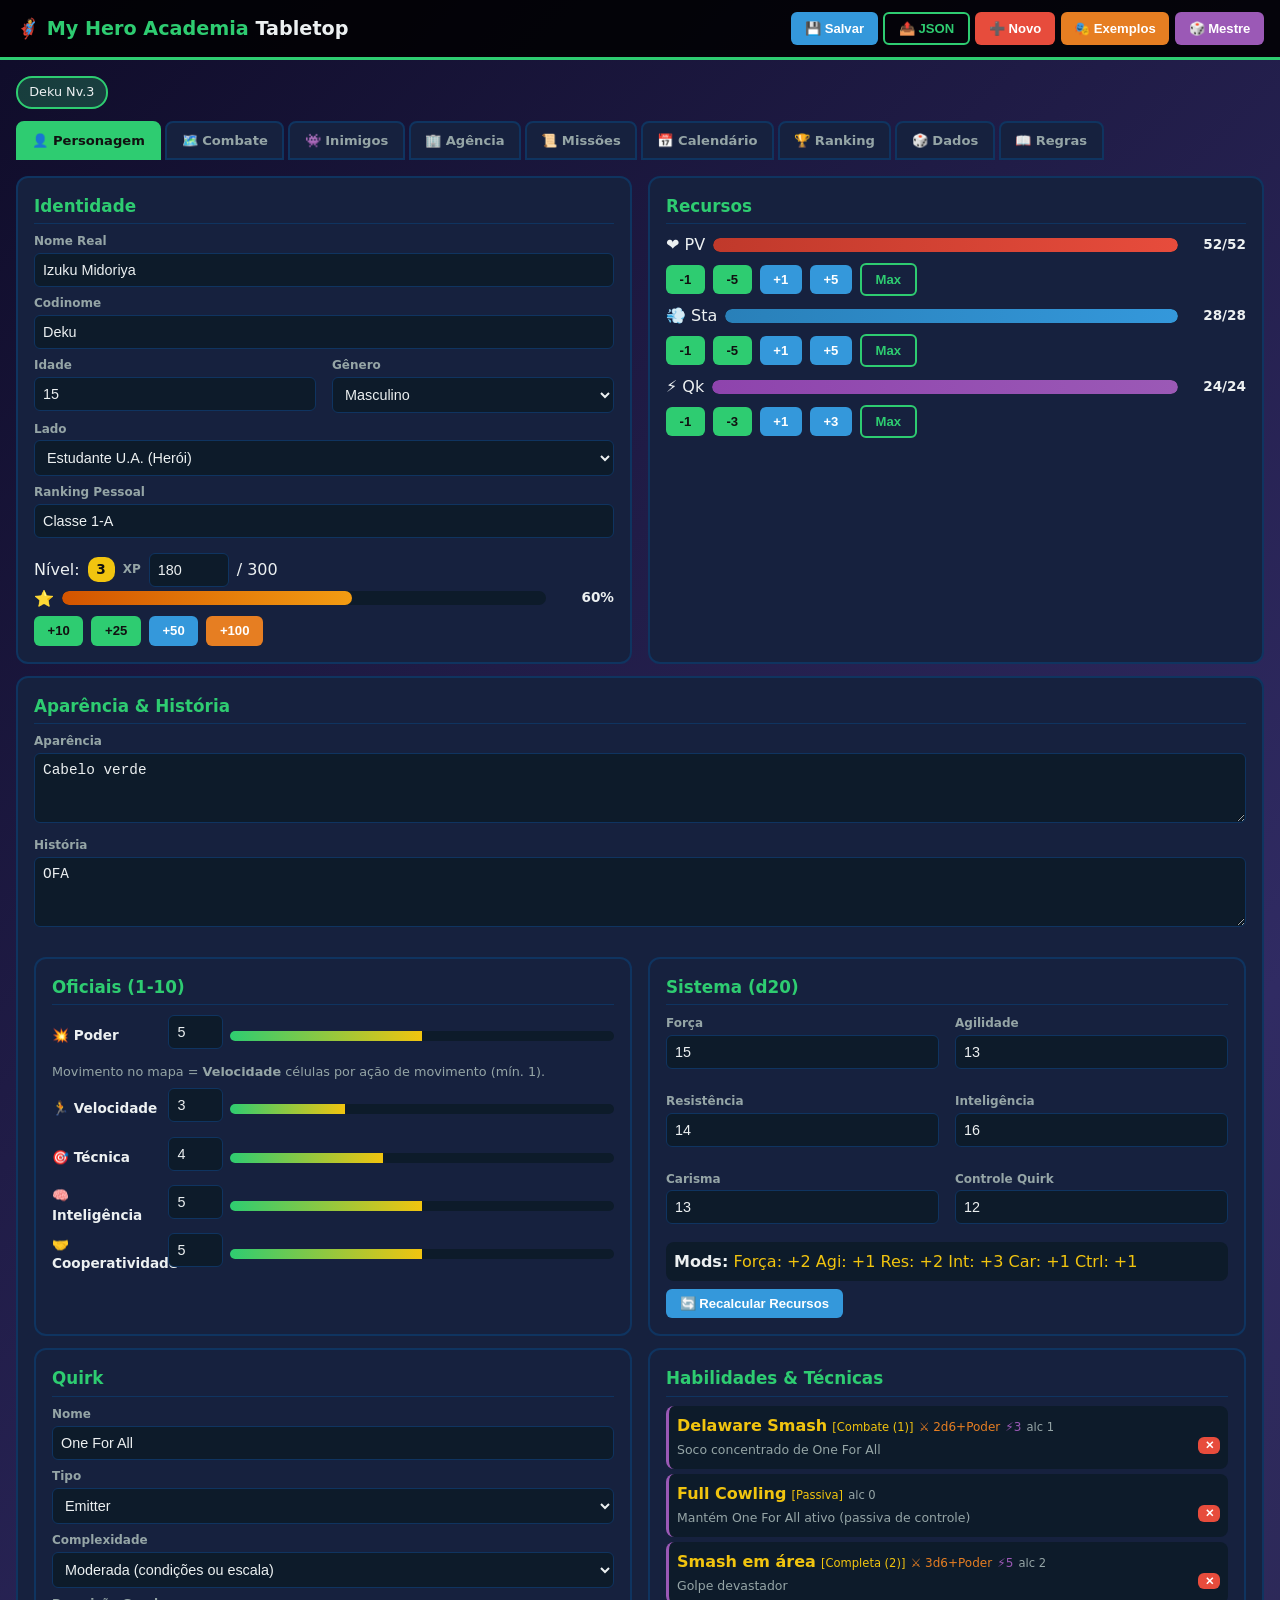
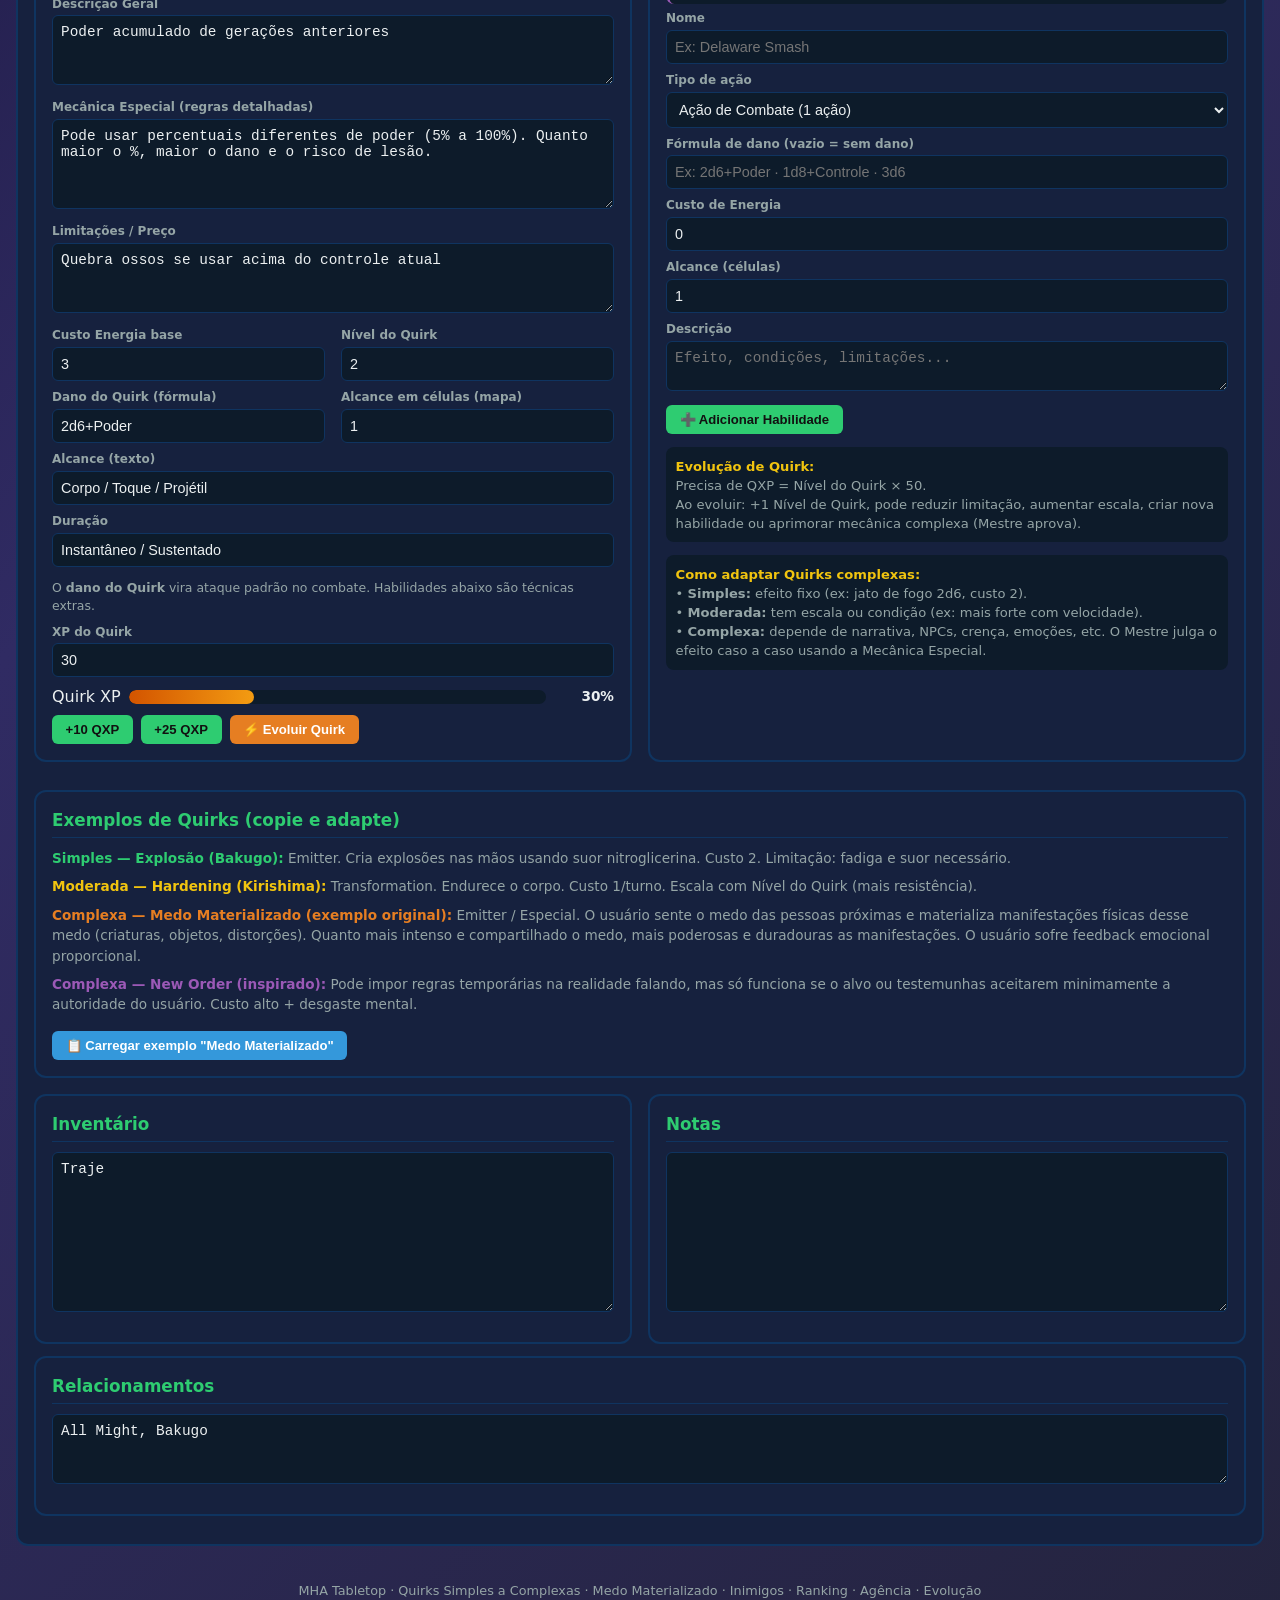
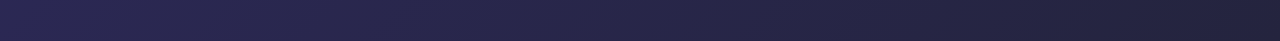
<file: index.html>
<!DOCTYPE html>
<html lang="pt-BR">
<head>
  <meta charset="UTF-8">
  <meta name="viewport" content="width=device-width, initial-scale=1.0">
  <title>MHA Tabletop RPG — Quirks Complexas</title>
  <link rel="stylesheet" href="style.css">
</head>
<body>
  <header>
    <h1>🦸 <span>My Hero Academia</span> Tabletop</h1>
    <div class="btns">
      <button class="b" id="btnSave">💾 Salvar</button>
      <button class="g" id="btnExport">📤 JSON</button>
      <button class="d" id="btnNew">➕ Novo</button>
      <button class="o" id="btnPreset">🎭 Exemplos</button>
      <button class="p" id="btnMestre">🎲 Mestre</button>
    </div>
  </header>

  <div class="wrap">
    <div class="chips" id="charChips"></div>

    <div class="tabs" id="tabs">
      <div class="tab on" data-p="personagem">👤 Personagem</div>
      <div class="tab" data-p="mapa">🗺️ Combate</div>
      <div class="tab" data-p="inimigos">👾 Inimigos</div>
      <div class="tab" data-p="agencia">🏢 Agência</div>
      <div class="tab" data-p="missoes">📜 Missões</div>
      <div class="tab" data-p="calendario">📅 Calendário</div>
      <div class="tab" data-p="ranking">🏆 Ranking</div>
      <div class="tab" data-p="dados">🎲 Dados</div>
      <div class="tab" data-p="regras">📖 Regras</div>
      <div class="tab hid" data-p="mestre" id="tabMestre">🎲 Mestre</div>
    </div>

    <!-- PERSONAGEM (ficha+atributos+quirk+notas) -->
    <div class="panel on" id="p-personagem">
      <div class="grid">
        <div class="card" id="idCard">
          <h2>Identidade</h2>
          <label>Nome Real</label><input id="nome" type="text" placeholder="Izuku Midoriya">
          <label>Codinome</label><input id="codinome" type="text" placeholder="Deku">
          <div class="grid">
            <div><label>Idade</label><input id="idade" type="number" value="15" min="1"></div>
            <div><label>Gênero</label><select id="genero">
                <option>Masculino</option>
                <option>Feminino</option>
                <option>Outro</option>
              </select></div>
          </div>
          <label>Lado</label>
          <select id="lado">
            <option>Estudante U.A. (Herói)</option>
            <option>Herói Profissional</option>
            <option>Vilão</option>
            <option>Vigilante</option>
            <option>Civil / Quirkless</option>
            <option>Liga dos Vilões</option>
          </select>
          <label>Ranking Pessoal</label><input id="ranking" type="text" placeholder="Classe 1-A / Rank C">
          <div id="vilBox" class="hid">
            <label>Organização</label><input id="orgV" type="text">
            <label>Objetivo</label><textarea id="objV"></textarea>
            <label>Perigo</label><select id="perigo">
              <option>C</option>
              <option>B</option>
              <option selected>A</option>
              <option>S</option>
              <option>SS</option>
            </select>
          </div>
          <div class="row" style="margin-top:.4rem">
            <span>Nível:</span> <span class="lv" id="lv">1</span>
            <label style="margin:0">XP</label>
            <input id="xp" type="number" value="0" min="0" style="width:80px;margin:0">
            <span>/ <span id="xpNeed">100</span></span>
          </div>
          <div class="bar-wrap"><span>⭐</span>
            <div class="bar">
              <div class="fill xp" id="xpBar" style="width:0%"></div>
            </div><span class="val" id="xpPct">0%</span>
          </div>
          <div class="row"><button id="xp10">+10</button><button id="xp25">+25</button><button class="b"
              id="xp50">+50</button><button class="o" id="xp100">+100</button></div>
        </div>
        <div class="card">
          <h2>Recursos</h2>
          <div class="bar-wrap"><span>❤️ PV</span>
            <div class="bar">
              <div class="fill hp" id="hpBar" style="width:100%"></div>
            </div><span class="val"><span id="hpA">30</span>/<span id="hpM">30</span></span>
          </div>
          <div class="row"><button data-r="hp" data-n="-1">-1</button><button data-r="hp" data-n="-5">-5</button><button
              class="b" data-r="hp" data-n="1">+1</button><button class="b" data-r="hp" data-n="5">+5</button><button
              class="g" data-r="hp" data-n="max">Max</button></div>
          <div class="bar-wrap" style="margin-top:.5rem"><span>💨 Sta</span>
            <div class="bar">
              <div class="fill st" id="stBar" style="width:100%"></div>
            </div><span class="val"><span id="stA">20</span>/<span id="stM">20</span></span>
          </div>
          <div class="row"><button data-r="st" data-n="-1">-1</button><button data-r="st" data-n="-5">-5</button><button
              class="b" data-r="st" data-n="1">+1</button><button class="b" data-r="st" data-n="5">+5</button><button
              class="g" data-r="st" data-n="max">Max</button></div>
          <div class="bar-wrap" style="margin-top:.5rem"><span>⚡ Qk</span>
            <div class="bar">
              <div class="fill qk" id="qkBar" style="width:100%"></div>
            </div><span class="val"><span id="qkA">15</span>/<span id="qkM">15</span></span>
          </div>
          <div class="row"><button data-r="qk" data-n="-1">-1</button><button data-r="qk" data-n="-3">-3</button><button
              class="b" data-r="qk" data-n="1">+1</button><button class="b" data-r="qk" data-n="3">+3</button><button
              class="g" data-r="qk" data-n="max">Max</button></div>
        </div>
      </div>
      <div class="card">
        <h2>Aparência & História</h2>
        <label>Aparência</label><textarea id="apar"></textarea>
        <label>História</label><textarea id="hist"></textarea>
      
      <div style="margin-top:1rem"></div>
      <!-- Atributos -->
      <div class="grid">
        <div class="card">
          <h2>Oficiais (1-10)</h2>
          <div class="srow"><span class="slab">💥 Poder</span><input id="aPod" type="number" min="1" max="10" value="3"
              style="width:55px">
            <div class="sbar">
              <div class="sfill" id="bPod"></div>
            </div>
          </div>
          <p style="font-size:.8rem;color:var(--m);margin-bottom:.4rem">Movimento no mapa = <strong>Velocidade</strong> células por ação de movimento (mín. 1).</p>
          <div class="srow"><span class="slab">🏃 Velocidade</span><input id="aVel" type="number" min="1" max="10"
              value="3" style="width:55px">
            <div class="sbar">
              <div class="sfill" id="bVel"></div>
            </div>
          </div>
          <div class="srow"><span class="slab">🎯 Técnica</span><input id="aTec" type="number" min="1" max="10"
              value="3" style="width:55px">
            <div class="sbar">
              <div class="sfill" id="bTec"></div>
            </div>
          </div>
          <div class="srow"><span class="slab">🧠 Inteligência</span><input id="aInt" type="number" min="1" max="10"
              value="3" style="width:55px">
            <div class="sbar">
              <div class="sfill" id="bInt"></div>
            </div>
          </div>
          <div class="srow"><span class="slab">🤝 Cooperatividade</span><input id="aCoo" type="number" min="1" max="10"
              value="3" style="width:55px">
            <div class="sbar">
              <div class="sfill" id="bCoo"></div>
            </div>
          </div>
        </div>
        <div class="card">
          <h2>Sistema (d20)</h2>
          <div class="grid">
            <div><label>Força</label><input id="sFor" type="number" value="10" min="1" max="30"></div>
            <div><label>Agilidade</label><input id="sAgi" type="number" value="10" min="1" max="30"></div>
            <div><label>Resistência</label><input id="sRes" type="number" value="10" min="1" max="30"></div>
            <div><label>Inteligência</label><input id="sInt" type="number" value="10" min="1" max="30"></div>
            <div><label>Carisma</label><input id="sCar" type="number" value="10" min="1" max="30"></div>
            <div><label>Controle Quirk</label><input id="sCon" type="number" value="10" min="1" max="30"></div>
          </div>
          <div style="margin-top:.6rem;background:#0d1b2a;padding:.5rem;border-radius:8px"><strong>Mods:</strong> <span
              id="mods" style="color:var(--y)"></span></div>
          <button class="b" id="btnRecalc" style="margin-top:.5rem">🔄 Recalcular Recursos</button>
        </div>
      </div>
      <!-- Quirk e Habilidades -->
      <div class="grid">
        <div class="card">
          <h2>Quirk</h2>
          <label>Nome</label><input id="qNome" type="text" placeholder="Ex: One For All / Medo Materializado">
          <label>Tipo</label>
          <select id="qTipo">
            <option>Emitter</option>
            <option>Transformation</option>
            <option>Mutant</option>
            <option>Composite / Especial</option>
          </select>
          <label>Complexidade</label>
          <select id="qComp">
            <option value="simples">Simples (efeito direto e fixo)</option>
            <option value="moderada">Moderada (condições ou escala)</option>
            <option value="complexa" selected>Complexa (narrativa / crença / variáveis)</option>
          </select>
          <label>Descrição Geral</label><textarea id="qDesc" placeholder="O que o Quirk faz em poucas palavras"></textarea>
          <label>Mecânica Especial (regras detalhadas)</label>
          <textarea id="qMec" style="min-height:90px" placeholder="Ex: O poder escala com o número de NPCs que acreditam no herói. 1-3 crentes = nível básico; 4-10 = +1d6; 11+ = vantagem e efeito maximizado. O Mestre determina a crença dos NPCs baseado em ações, reputação e narrativa."></textarea>
          <label>Limitações / Preço</label><textarea id="qLim" placeholder="Ex: Precisa de pelo menos 1 crente; se ninguém acreditar, o Quirk falha ou causa feedback"></textarea>
          <div class="grid">
            <div><label>Custo Energia base</label><input id="qCusto" type="number" value="2" min="0"></div>
            <div><label>Nível do Quirk</label><input id="qLv" type="number" value="1" min="1" max="10"></div>
          </div>
          <div class="grid">
            <div>
              <label>Dano do Quirk (fórmula)</label>
              <input id="qDmg" type="text" placeholder="Ex: 2d6+Poder · 1d8+Controle">
            </div>
            <div>
              <label>Alcance em células (mapa)</label>
              <input id="qAlcanceNum" type="number" value="1" min="0">
            </div>
          </div>
          <label>Alcance (texto)</label><input id="qAlc" type="text" placeholder="Ex: Toque / 10m / Visual / Global (com crença)">
          <label>Duração</label><input id="qDur" type="text" placeholder="Ex: Instantâneo / 1 turno / Enquanto houver crentes">
          <p style="font-size:.78rem;color:var(--m);margin:.3rem 0 .5rem">O <strong>dano do Quirk</strong> vira ataque padrão no combate. Habilidades abaixo são técnicas extras.</p>
          <label>XP do Quirk</label><input id="qXP" type="number" value="0" min="0">
          <div class="bar-wrap"><span>Quirk XP</span>
            <div class="bar">
              <div class="fill xp" id="qXPBar" style="width:0%"></div>
            </div><span class="val" id="qXPPct">0%</span>
          </div>
          <div class="row"><button id="qxp10">+10 QXP</button><button id="qxp25">+25 QXP</button><button class="o"
              id="btnEvolve">⚡ Evoluir Quirk</button></div>
        </div>
        <div class="card">
          <h2>Habilidades & Técnicas</h2>
          <div id="abList"></div>
          <label>Nome</label>
          <input id="abN" type="text" placeholder="Ex: Delaware Smash">
          <label>Tipo de ação</label>
          <select id="abTipo">
            <option value="combate">Ação de Combate (1 ação)</option>
            <option value="movimento">Ação de Movimento (1 ação)</option>
            <option value="completa">Ação Completa (2 ações)</option>
            <option value="passiva">Passiva (sempre ativa)</option>
          </select>
          <label>Fórmula de dano (vazio = sem dano)</label>
          <input id="abDmg" type="text" placeholder="Ex: 2d6+Poder · 1d8+Controle · 3d6">
          <label>Custo de Energia</label>
          <input id="abCusto" type="number" value="0" min="0">
          <label>Alcance (células)</label>
          <input id="abAlcance" type="number" value="1" min="0">
          <label>Descrição</label>
          <textarea id="abD" placeholder="Efeito, condições, limitações..." style="min-height:50px"></textarea>
          <button id="btnAddAb">➕ Adicionar Habilidade</button>
          <div style="margin-top:.8rem;background:#0d1b2a;padding:.6rem;border-radius:8px;font-size:.82rem;color:var(--m)">
            <strong style="color:var(--y)">Evolução de Quirk:</strong><br>
            Precisa de QXP = Nível do Quirk × 50.<br>
            Ao evoluir: +1 Nível de Quirk, pode reduzir limitação, aumentar escala, criar nova habilidade ou aprimorar mecânica complexa (Mestre aprova).
          </div>
          <div style="margin-top:.8rem;background:#0d1b2a;padding:.6rem;border-radius:8px;font-size:.82rem;color:var(--m)">
            <strong style="color:var(--y)">Como adaptar Quirks complexas:</strong><br>
            • <strong>Simples:</strong> efeito fixo (ex: jato de fogo 2d6, custo 2).<br>
            • <strong>Moderada:</strong> tem escala ou condição (ex: mais forte com velocidade).<br>
            • <strong>Complexa:</strong> depende de narrativa, NPCs, crença, emoções, etc. O Mestre julga o efeito caso a caso usando a Mecânica Especial.
          </div>
        </div>
      </div>
      <div class="card" style="margin-top:1rem">
        <h2>Exemplos de Quirks (copie e adapte)</h2>
        <div style="font-size:.85rem;color:var(--m);line-height:1.5">
          <p style="margin-bottom:.5rem"><strong style="color:var(--g)">Simples — Explosão (Bakugo):</strong> Emitter. Cria explosões nas mãos usando suor nitroglicerina. Custo 2. Limitação: fadiga e suor necessário.</p>
          <p style="margin-bottom:.5rem"><strong style="color:var(--y)">Moderada — Hardening (Kirishima):</strong> Transformation. Endurece o corpo. Custo 1/turno. Escala com Nível do Quirk (mais resistência).</p>
          <p style="margin-bottom:.5rem"><strong style="color:var(--o)">Complexa — Medo Materializado (exemplo original):</strong> Emitter / Especial. O usuário sente o medo das pessoas próximas e materializa manifestações físicas desse medo (criaturas, objetos, distorções). Quanto mais intenso e compartilhado o medo, mais poderosas e duradouras as manifestações. O usuário sofre feedback emocional proporcional.</p>
          <p style="margin-bottom:.5rem"><strong style="color:var(--p)">Complexa — New Order (inspirado):</strong> Pode impor regras temporárias na realidade falando, mas só funciona se o alvo ou testemunhas aceitarem minimamente a autoridade do usuário. Custo alto + desgaste mental.</p>
        </div>
        <button class="b" id="btnExMedo" style="margin-top:.5rem">📋 Carregar exemplo "Medo Materializado"</button>
      </div>
      <!-- Notas -->
          <!-- NOTAS -->
    <div style="margin-top:1rem">
      <div class="grid">
        <div class="card">
          <h2>Inventário</h2><textarea id="inv" style="min-height:160px"></textarea>
        </div>
        <div class="card">
          <h2>Notas</h2><textarea id="notas" style="min-height:160px"></textarea>
        </div>
      </div>
      <div class="card">
        <h2>Relacionamentos</h2><textarea id="rel" style="min-height:70px"></textarea>
      </div>
    </div>
    </div>

    </div>

    <!-- INIMIGOS -->
    <div class="panel" id="p-inimigos">
      <div class="grid">
        <div class="card">
          <h2>👾 Criar / Gerar Inimigo</h2>
          <label>Nome</label><input id="enNome" type="text" placeholder="deixe vazio para gerar">
          <label>Tipo</label>
          <select id="enTipo">
            <option>Vilão Rank C</option>
            <option>Vilão Rank B</option>
            <option selected>Vilão Rank A</option>
            <option>Vilão Rank S</option>
            <option>Lacaio</option>
            <option>Nomu</option>
            <option>Herói Rival</option>
          </select>
          <div class="row" style="margin-top:.4rem">
            <button class="b" id="btnGenEn">🎲 Gerar</button>
            <button class="d" id="btnAddEn">➕ Adicionar Manual</button>
            <button class="g" id="btnClrEn">Limpar Lista</button>
          </div>
          <div style="margin-top:.8rem">
            <label>PV</label><input id="enPV" type="number" value="25">
            <label>CA</label><input id="enCA" type="number" value="13">
            <label>Poder</label><input id="enPod" type="number" value="3">
            <label>Quirk</label><input id="enQuirk" type="text" placeholder="Nome do Quirk">
          </div>
        </div>
        <div class="card">
          <h2>Inimigos Ativos</h2>
          <div id="enList"></div>
        </div>
      </div>
    </div>

    <!-- MAPA / COMBATE TÁTICO -->
    <div class="panel" id="p-mapa">
      <div class="grid">
        <div class="card">
          <h2>🗺️ Mapa Tático</h2>
          <div class="row" style="margin-bottom:.5rem;flex-wrap:wrap;gap:.35rem">
            <button class="b" id="mmChar">🦸 Herói</button>
            <button class="b" id="mmNpc">🛡️ NPC Herói</button>
            <button class="d" id="mmVil">👾 Vilão</button>
            <button class="p" id="mmMove">🚶 Mover</button>
            <button class="g" id="mmWall">🧱 Parede</button>
            <button class="o" id="mmCover">🛡️ Cobertura</button>
            <button class="d" id="mmClear">🗑️ Limpar</button>
            <button class="p" id="mmReset">🔄 Reset</button>
            <select id="mapSize">
              <option value="8" selected>8×8</option>
              <option value="10">10×10</option>
              <option value="12">12×12</option>
              <option value="16">16×16</option>
              <option value="20">20×20</option>
              <option value="24">24×24</option>
              <option value="32">32×32</option>
            </select>
          </div>
          <div class="row" style="margin-bottom:.5rem;gap:.4rem;flex-wrap:wrap">
            <select id="mapHeroSelect" style="flex:1;min-width:140px;margin:0" title="Ficha salva para colocar como herói">
              <option value="">— ficha salva —</option>
            </select>
            <input id="mapTokenName" type="text" placeholder="Nome NPC/Vilão" style="flex:1;min-width:110px;margin:0">
            <input id="mapTokenHP" type="number" placeholder="PV" value="25" style="width:65px;margin:0" title="PV">
            <input id="mapTokenCA" type="number" placeholder="CA" value="13" style="width:55px;margin:0" title="CA">
            <input id="mapTokenPod" type="number" placeholder="Pod" value="3" style="width:55px;margin:0" title="Poder">
            <span style="font-size:.8rem;color:var(--m)">Modo: <strong id="mapModeLabel">Herói</strong></span>
          </div>
          <p style="font-size:.78rem;color:var(--m);margin-bottom:.4rem">
            <strong style="color:var(--y)">Combate:</strong> escolha Atacante e Alvo (lista ou clique) → ataque.
            <strong>Mover:</strong> clique no token e depois na célula vazia.
            <strong>Cobertura:</strong> +2 CA e −2 dano recebido. <strong>Parede:</strong> bloqueia célula.
          </p>
          <div style="overflow:auto;max-height:65vh">
            <div class="mgrid" id="mapGrid"></div>
          </div>
          <p style="margin-top:.5rem;font-size:.8rem;color:var(--m)">
            Célula: <strong id="selCell">—</strong> · Tokens: <span id="mapN">0</span>
            · Atacante: <strong id="mapAtkName" style="color:var(--g)">—</strong>
            · Alvo: <strong id="mapTgtName" style="color:var(--r)">—</strong>
          </p>
        </div>
        <div class="card">
          <h2>⚔️ Combate Tático</h2>
          <div class="row" style="margin-bottom:.4rem">
            <button class="b" id="mapRollIni">🎲 Iniciativa</button>
            <button class="d" id="mapClrLog">Limpar log</button>
          </div>
          <div id="mapIniList" style="font-size:.8rem;color:var(--m);margin-bottom:.4rem;max-height:70px;overflow-y:auto"></div>
          <div id="mapCombatants" style="max-height:120px;overflow-y:auto;margin-bottom:.5rem"></div>

          <!-- Caixa estilo Pokémon -->
          <div id="pokeBox" style="border:3px solid #5a8;border-radius:10px;overflow:hidden;background:#1a2a3a">
            <div style="background:#0d1b2a;padding:.55rem .7rem;font-size:.95rem">
              <div style="color:var(--m);font-size:.78rem">Ações: <strong id="mapActionsLeft" style="color:var(--g)">2</strong>/2</div>
              <div id="pokePrompt" style="margin-top:.25rem;font-weight:700;color:var(--t)">
                O que <span id="mapTurnName" style="color:var(--y)">—</span> vai fazer?
              </div>
              <div style="font-size:.8rem;margin-top:.25rem">
                Alvo: <strong id="mapTgtInfo" style="color:var(--r)">nenhum (clique no mapa)</strong>
              </div>
            </div>
            <!-- Menu principal -->
            <div id="pokeMenuMain" style="display:grid;grid-template-columns:1fr 1fr;gap:2px;background:#2a4a5a;padding:2px">
              <button id="pokeFight" style="padding:.7rem;font-size:.95rem;font-weight:800;background:#1a3a2a;border:none;color:#9f9;cursor:pointer">⚔️ ATACAR</button>
              <button id="pokeMove" style="padding:.7rem;font-size:.95rem;font-weight:800;background:#1a2a3a;border:none;color:#9cf;cursor:pointer">🚶 MOVER</button>
              <button id="pokeItem" style="padding:.7rem;font-size:.95rem;font-weight:800;background:#3a2a1a;border:none;color:#fc9;cursor:pointer">🎒 ITEM</button>
              <button id="pokeRun" style="padding:.7rem;font-size:.95rem;font-weight:800;background:#3a1a1a;border:none;color:#f99;cursor:pointer">🏳️ DESISTIR</button>
            </div>
            <!-- Submenu: habilidades de ataque -->
            <div id="pokeMenuFight" class="hid" style="padding:.5rem;background:#0d1b2a">
              <div style="font-size:.8rem;color:var(--m);margin-bottom:.35rem">Escolha a habilidade · <button id="pokeBack1" style="padding:.15rem .4rem;font-size:.75rem">◀ Voltar</button></div>
              <div id="mapAbilities" style="display:flex;flex-direction:column;gap:.3rem"></div>
            </div>
            <!-- Submenu: itens -->
            <div id="pokeMenuItem" class="hid" style="padding:.5rem;background:#0d1b2a">
              <div style="font-size:.8rem;color:var(--m);margin-bottom:.35rem">Usar item (1 ação) · <button id="pokeBack2" style="padding:.15rem .4rem;font-size:.75rem">◀ Voltar</button></div>
              <button id="itemHeal" style="width:100%;margin-bottom:.3rem">🧪 Kit médico (+15 PV)</button>
              <button id="itemEnergy" class="p" style="width:100%;margin-bottom:.3rem">⚡ Estimulante (+5 Energia)</button>
              <button id="itemSmoke" class="o" style="width:100%">💨 Cortina de fumaça (+2 CA até o próximo turno)</button>
            </div>
            <!-- Submenu: confirma desistir -->
            <div id="pokeMenuRun" class="hid" style="padding:.5rem;background:#0d1b2a">
              <div style="font-size:.85rem;margin-bottom:.4rem">Desistir remove o personagem do combate.</div>
              <div class="row">
                <button class="d" id="pokeRunYes">Sim, desistir</button>
                <button id="pokeBack3">◀ Voltar</button>
              </div>
            </div>
          </div>

          <div class="row" style="margin-top:.5rem">
            <button id="mapActEnd">✓ Encerrar turno</button>
            <span style="font-size:.75rem;color:var(--m);align-self:center">Passivas ficam sempre ativas</span>
          </div>
          <div id="mapAtkRes" class="res hid" style="margin-top:.4rem"></div>
          <div class="log" id="mapLog" style="margin-top:.5rem;max-height:130px"></div>
          <span id="mapAtkInfo" class="hid">nenhum</span>
        </div>
      </div>
    </div>

    <!-- AGÊNCIA -->
    <div class="panel" id="p-agencia">
      <div class="grid">
        <div class="card">
          <h2>🏢 Agência</h2>
          <label>Nome</label><input id="agNome" type="text" placeholder="Might Agency">
          <label>Líder</label><input id="agLider" type="text">
          <label>Rank</label>
          <select id="agRank">
            <option>D</option>
            <option>C</option>
            <option selected>B</option>
            <option>A</option>
            <option>S</option>
          </select>
          <label>Reputação (0-100)</label><input id="agRep" type="number" value="20" min="0" max="100">
          <div class="bar-wrap"><span>Rep</span>
            <div class="bar">
              <div class="fill xp" id="agRepBar" style="width:20%"></div>
            </div><span class="val" id="agRepV">20</span>
          </div>
          <label>XP da Agência</label><input id="agXP" type="number" value="0" min="0">
          <div class="row"><button id="agxp10">+10 AXP</button><button id="agxp25">+25 AXP</button><button class="o"
              id="btnAgRank">⬆️ Subir Rank</button></div>
          <label>Membros</label><textarea id="agMem"></textarea>
          <label>Recursos</label><textarea id="agRec"></textarea>
        </div>
        <div class="card">
          <h2>Rank da Agência</h2>
          <ul style="padding-left:1.1rem;font-size:.85rem;color:var(--m)">
            <li><strong>D:</strong> 0 Rep · missões locais · +5 XP</li>
            <li><strong>C:</strong> 20 Rep · 1 sidekick · +10 XP</li>
            <li><strong>B:</strong> 40 Rep · 2-3 sidekicks · +15 XP</li>
            <li><strong>A:</strong> 65 Rep · equipe · +25 XP</li>
            <li><strong>S:</strong> 85 Rep · recursos máximos · +40 XP</li>
          </ul>
          <p style="font-size:.82rem;color:var(--m);margin-top:.6rem">Para subir de rank: Reputação mínima + XP da
            Agência (Rank×100).</p>
          <button class="b" id="btnAgMis" style="margin-top:.5rem">📋 Gerar Missão de Agência</button>
          <div id="agMisOut"
            style="margin-top:.5rem;background:#0d1b2a;padding:.6rem;border-radius:8px;font-size:.84rem;color:var(--m);min-height:50px">
          </div>
        </div>
      </div>
    </div>

    <!-- MISSÕES -->
    <div class="panel" id="p-missoes">
      <div class="grid">
        <div class="card">
          <h2>📜 Nova Missão</h2>
          <label>Título</label><input id="mTit" type="text">
          <label>Tipo</label>
          <select id="mTipo">
            <option>Patrulha</option>
            <option>Resgate</option>
            <option>Combate</option>
            <option>Investigação</option>
            <option>Treinamento</option>
            <option>Agência</option>
            <option>Vilão</option>
          </select>
          <label>Descrição</label><textarea id="mDesc"></textarea>
          <label>XP</label><input id="mXP" type="number" value="50">
          <label>Recompensa</label><input id="mRew" type="text" placeholder="item, ranking, QXP...">
          <button id="btnAddMis">➕ Adicionar</button>
        </div>
        <div class="card">
          <h2>Missões</h2>
          <div id="mList"></div>
          <div class="row" style="margin-top:.5rem">
            <button class="b" id="btnCompMis">✅ Completar</button>
            <button class="d" id="btnClrMis">Limpar Feitas</button>
          </div>
        </div>
      </div>
    </div>

    <!-- CALENDÁRIO -->
    <div class="panel" id="p-calendario">
      <div class="grid">
        <div class="card">
          <h2>📅 Calendário de Eventos</h2>
          <div class="row" style="justify-content:space-between;margin-bottom:.8rem">
            <button class="b" id="calPrev">◀</button>
            <strong id="calTitle" style="font-size:1.1rem;color:var(--y)"></strong>
            <button class="b" id="calNext">▶</button>
          </div>
          <div class="cal-weekdays">
            <div>Dom</div><div>Seg</div><div>Ter</div><div>Qua</div><div>Qui</div><div>Sex</div><div>Sáb</div>
          </div>
          <div class="cal-grid" id="calGrid"></div>
          <p style="margin-top:.6rem;font-size:.8rem;color:var(--m)">Clique em um dia para adicionar ou ver eventos · <span id="calSelDay">Nenhum dia selecionado</span></p>
        </div>
        <div class="card">
          <h2>📌 Evento</h2>
          <label>Título</label><input id="evTit" type="text" placeholder="Ex: Ataque da Liga / Treino na U.A.">
          <label>Data</label><input id="evDate" type="date">
          <label>Tipo</label>
          <select id="evTipo">
            <option value="missao">📜 Missão</option>
            <option value="treino">💪 Treino</option>
            <option value="combate">⚔️ Combate / Vilão</option>
            <option value="social">🗣️ Social / Escola</option>
            <option value="agencia">🏢 Agência</option>
            <option value="outro">📌 Outro</option>
          </select>
          <label>Descrição</label><textarea id="evDesc" placeholder="Detalhes do evento..."></textarea>
          <div class="row">
            <button class="b" id="btnAddEv">➕ Salvar Evento</button>
            <button class="d" id="btnDelEv">🗑️ Excluir</button>
          </div>
          <h2 style="margin-top:1rem">Próximos Eventos</h2>
          <div id="evList" style="max-height:280px;overflow-y:auto"></div>
        </div>
      </div>
    </div>

    <!-- RANKING -->
    <div class="panel" id="p-ranking">
      <div class="card">
        <h2>🏆 Sistema de Ranking</h2>
        <p style="font-size:.88rem;color:var(--m);margin-bottom:.8rem">Ranking pessoal e de agência sobem com missões,
          combates e reputação.</p>
        <div class="grid">
          <div>
            <h3 style="color:var(--y);margin-bottom:.4rem">Ranking Pessoal (Heróis)</h3>
            <ul style="padding-left:1.1rem;font-size:.85rem;color:var(--m)">
              <li><strong>Rank C:</strong> Estudante / iniciante</li>
              <li><strong>Rank B:</strong> Herói provisório / sidekick forte</li>
              <li><strong>Rank A:</strong> Herói profissional consolidado</li>
              <li><strong>Rank S:</strong> Top 10 / símbolo nacional</li>
            </ul>
            <label style="margin-top:.6rem">Seu Rank Atual</label>
            <select id="rankPessoal">
              <option>C</option>
              <option>B</option>
              <option selected>A</option>
              <option>S</option>
            </select>
            <label>Pontos de Ranking</label><input id="rankPts" type="number" value="0" min="0">
            <div class="row"><button id="rp10">+10 pts</button><button id="rp25">+25 pts</button><button class="o"
                id="btnUpRank">⬆️ Avaliar Rank</button></div>
          </div>
          <div>
            <h3 style="color:var(--y);margin-bottom:.4rem">Como subir</h3>
            <ul style="padding-left:1.1rem;font-size:.85rem;color:var(--m)">
              <li>Missão concluída: +10–40 pts</li>
              <li>Derrotar vilão Rank igual ou maior: +15–50 pts</li>
              <li>Salvar civis / ação heroica: +5–20 pts</li>
              <li>Falha pública / dano colateral: −10 pts</li>
            </ul>
            <p style="font-size:.82rem;color:var(--m);margin-top:.5rem">
              C→B: 50 pts · B→A: 120 pts · A→S: 250 pts
            </p>
            <div id="rankMsg"
              style="margin-top:.6rem;background:#0d1b2a;padding:.6rem;border-radius:8px;font-size:.84rem;color:var(--m)">
            </div>
          </div>
        </div>
      </div>
    </div>

    <!-- DADOS -->
    <div class="panel" id="p-dados">
      <div class="grid">
        <div class="card">
          <h2>Dados</h2>
          <div class="row" style="margin-bottom:.5rem">
            <button class="dbtn" data-d="4">d4</button><button class="dbtn" data-d="6">d6</button>
            <button class="dbtn" data-d="8">d8</button><button class="dbtn" data-d="10">d10</button>
            <button class="dbtn" data-d="12">d12</button><button class="dbtn" data-d="20">d20</button>
            <button class="dbtn" data-d="100">d100</button>
          </div>
          <div class="row"><label style="margin:0">Qtd</label><input id="dQty" type="number" value="1" min="1"
              style="width:55px;margin:0">
            <label style="margin:0">Mod</label><input id="dMod" type="number" value="0" style="width:55px;margin:0">
            <button class="b" id="btnRoll20">Rolar d20</button>
          </div>
          <div class="dres" id="dRes">—</div>
          <div class="log" id="dLog"></div>
        </div>
        <div class="card">
          <h2>Testes</h2>
          <div class="grid">
            <button data-t="Força">Força</button><button data-t="Agilidade">Agilidade</button>
            <button data-t="Resistência">Resistência</button><button data-t="Inteligência">Inteligência</button>
            <button data-t="Carisma">Carisma</button><button data-t="Controle">Controle</button>
          </div>
          <div class="row" style="margin-top:.6rem">
            <button class="b" id="btnAdv">✨ Vantagem</button>
            <button class="d" id="btnDis">⚠️ Desvantagem</button>
          </div>
        </div>
      </div>
    </div>

    <div class="panel" id="p-mestre">
      <div class="grid">
        <div class="card">
          <h2>Gerar NPC</h2>
          <select id="nTipo">
            <option>Estudante</option>
            <option>Herói</option>
            <option>Vilão Rank C</option>
            <option>Vilão Rank B</option>
            <option>Vilão Rank A</option>
            <option>Vilão Rank S</option>
          </select>
          <input id="nNome" type="text" placeholder="Nome (vazio=auto)">
          <div class="row"><button class="b" id="btnGenNPC">🎲 Gerar</button><button class="d" id="btnGenVil">😈
              Vilão</button></div>
          <div id="nList" style="margin-top:.7rem"></div>
        </div>
        <div class="card">
          <h2>Ferramentas</h2>
          <button id="mEnc" style="width:100%;margin-bottom:.3rem">🎲 Encontro</button>
          <button class="o" id="mCom" style="width:100%;margin-bottom:.3rem">⚡ Complicação</button>
          <button class="b" id="mRew" style="width:100%;margin-bottom:.3rem">🎁 Recompensa</button>
          <div class="log" id="mLog" style="margin-top:.5rem;max-height:180px"></div>
        </div>
      </div>
    </div>

    
    <!-- REGRAS -->
    <div class="panel" id="p-regras">
      <div class="card">
        <h2>📖 Regras do Jogo</h2>
        <p style="font-size:.88rem;color:var(--m);margin-bottom:.8rem">
          Sistema de RPG de mesa inspirado em <strong>My Hero Academia</strong>. Combate tático em mapa, quirks livres e economia de 2 ações por turno.
        </p>

        <h3 style="color:var(--y);margin:.9rem 0 .4rem">1. Material</h3>
        <ul style="padding-left:1.2rem;font-size:.88rem;color:var(--m)">
          <li>Dados: <strong>d20</strong> e dados de dano (d4–d12, etc.)</li>
          <li>Ficha de personagem (herói, vilão ou civil)</li>
          <li>Mapa em grade (padrão 8×8)</li>
          <li>Um Mestre para narrar e arbitrar quirks complexas</li>
        </ul>

        <h3 style="color:var(--y);margin:.9rem 0 .4rem">2. Criação de Personagem</h3>
        <h4 style="color:var(--t);margin:.5rem 0 .3rem;font-size:.92rem">2.1 Conceito</h4>
        <p style="font-size:.88rem;color:var(--m)">Nome, codinome, idade, lado (estudante, herói profissional, vilão, vigilante, civil) e histórico breve.</p>

        <h4 style="color:var(--t);margin:.5rem 0 .3rem;font-size:.92rem">2.2 Atributos oficiais (1–10)</h4>
        <ul style="padding-left:1.2rem;font-size:.88rem;color:var(--m)">
          <li><strong>Poder</strong> — escala de dano e força dos golpes</li>
          <li><strong>Velocidade</strong> — células andadas por ação de movimento (mín. 1)</li>
          <li><strong>Técnica</strong> — precisão e estilo de luta</li>
          <li><strong>Inteligência</strong> — raciocínio e conhecimento</li>
          <li><strong>Cooperatividade</strong> — trabalho em equipe e liderança</li>
        </ul>

        <h4 style="color:var(--t);margin:.5rem 0 .3rem;font-size:.92rem">2.3 Atributos de sistema</h4>
        <ul style="padding-left:1.2rem;font-size:.88rem;color:var(--m)">
          <li><strong>Força, Agilidade, Resistência, Inteligência, Carisma, Controle de Quirk</strong></li>
          <li><strong>Modificador</strong> = (atributo − 10) ÷ 2 (arredonde para baixo)</li>
        </ul>

        <h4 style="color:var(--t);margin:.5rem 0 .3rem;font-size:.92rem">2.4 Recursos</h4>
        <ul style="padding-left:1.2rem;font-size:.88rem;color:var(--m)">
          <li><strong>PV</strong> — vida; 0 = derrotado na cena</li>
          <li><strong>Stamina</strong> — esforço físico prolongado</li>
          <li><strong>Energia de Quirk</strong> — gasta no Quirk e em habilidades ativas</li>
        </ul>

        <h3 style="color:var(--y);margin:.9rem 0 .4rem">3. Testes</h3>
        <p style="font-size:.88rem;color:var(--m)">Role <strong>1d20 + modificador</strong> do atributo adequado e compare com a CD do Mestre.</p>
        <table style="width:100%;font-size:.84rem;color:var(--m);border-collapse:collapse;margin:.4rem 0 .6rem">
          <tr style="border-bottom:1px solid var(--bd)"><th style="text-align:left;padding:.3rem">CD</th><th style="text-align:left;padding:.3rem">Dificuldade</th></tr>
          <tr style="border-bottom:1px solid #1a2a3a"><td style="padding:.3rem">10</td><td style="padding:.3rem">Fácil</td></tr>
          <tr style="border-bottom:1px solid #1a2a3a"><td style="padding:.3rem">13</td><td style="padding:.3rem">Moderada</td></tr>
          <tr style="border-bottom:1px solid #1a2a3a"><td style="padding:.3rem">16</td><td style="padding:.3rem">Difícil</td></tr>
          <tr style="border-bottom:1px solid #1a2a3a"><td style="padding:.3rem">18</td><td style="padding:.3rem">Muito difícil</td></tr>
          <tr><td style="padding:.3rem">20+</td><td style="padding:.3rem">Heroica</td></tr>
        </table>
        <p style="font-size:.88rem;color:var(--m)"><strong>Vantagem:</strong> 2d20, use o maior. <strong>Desvantagem:</strong> 2d20, use o menor.</p>

        <h3 style="color:var(--y);margin:.9rem 0 .4rem">4. Combate</h3>
        <p style="font-size:.88rem;color:var(--m)">Combate tático em mapa quadriculado.</p>

        <h4 style="color:var(--t);margin:.5rem 0 .3rem;font-size:.92rem">4.1 Iniciativa (fixa da cena)</h4>
        <p style="font-size:.88rem;color:var(--m)">
          No início do combate, todos rolam:<br>
          <strong>Iniciativa = 1d20 + mod. de Agilidade + (Velocidade ÷ 3)</strong>
        </p>
        <ul style="padding-left:1.2rem;font-size:.88rem;color:var(--m)">
          <li>Ordem do maior para o menor</li>
          <li>Vale a <strong>cena inteira</strong> — não se rola de novo a cada rodada</li>
          <li>0 PV remove o combatente da ordem</li>
          <li>Ao fim do turno, passa para a <strong>próxima entidade</strong> (jogador, NPC ou vilão)</li>
        </ul>

        <h4 style="color:var(--t);margin:.5rem 0 .3rem;font-size:.92rem">4.2 Turno — duas ações</h4>
        <p style="font-size:.88rem;color:var(--m)">Cada turno concede <strong>2 ações</strong>.</p>
        <ul style="padding-left:1.2rem;font-size:.88rem;color:var(--m)">
          <li><strong>Ação de movimento</strong> — custo 1</li>
          <li><strong>Ação de combate</strong> — custo 1</li>
          <li><strong>Ação completa</strong> — custo 2</li>
          <li><strong>Passiva</strong> — não gasta ação</li>
        </ul>
        <p style="font-size:.88rem;color:var(--m)">Sem ações restantes (ou ao encerrar o turno), a vez passa ao próximo da iniciativa.</p>

        <h4 style="color:var(--t);margin:.5rem 0 .3rem;font-size:.92rem">4.3 Opções no turno</h4>
        <ul style="padding-left:1.2rem;font-size:.88rem;color:var(--m)">
          <li><strong>Atacar</strong> — Quirk padrão ou habilidade de combate</li>
          <li><strong>Mover</strong> — deslocar-se até Velocidade células</li>
          <li><strong>Usar item</strong> — efeitos rápidos (cura, energia, fumaça…)</li>
          <li><strong>Desistir</strong> — sair do combate</li>
        </ul>

        <h4 style="color:var(--t);margin:.5rem 0 .3rem;font-size:.92rem">4.4 Movimento</h4>
        <ul style="padding-left:1.2rem;font-size:.88rem;color:var(--m)">
          <li>Células por ação de movimento = <strong>Velocidade</strong> (mínimo 1)</li>
          <li>Paredes bloqueiam passagem</li>
          <li>Não é possível terminar o movimento em célula ocupada</li>
        </ul>

        <h4 style="color:var(--t);margin:.5rem 0 .3rem;font-size:.92rem">4.5 Ataque</h4>
        <ol style="padding-left:1.2rem;font-size:.88rem;color:var(--m)">
          <li>Escolha um alvo dentro do <strong>alcance</strong> (células)</li>
          <li>Role <strong>1d20 + modificador de ataque</strong> (Força, Agilidade ou Controle — o maior entre eles costuma aplicar-se a quirks)</li>
          <li>Compare com a <strong>CA</strong> do alvo</li>
          <li>No acerto, role a <strong>fórmula de dano</strong> da habilidade ou do Quirk</li>
        </ol>
        <ul style="padding-left:1.2rem;font-size:.88rem;color:var(--m)">
          <li><strong>Crítico (20 natural):</strong> dano ×2</li>
          <li><strong>Falha crítica (1 natural):</strong> erro; o Mestre pode aplicar complicação</li>
        </ul>

        <h4 style="color:var(--t);margin:.5rem 0 .3rem;font-size:.92rem">4.6 Cobertura</h4>
        <ul style="padding-left:1.2rem;font-size:.88rem;color:var(--m)">
          <li><strong>+2 CA</strong> para quem está sob cobertura</li>
          <li><strong>−2 de dano</strong> quando o ataque acerta</li>
        </ul>

        <h4 style="color:var(--t);margin:.5rem 0 .3rem;font-size:.92rem">4.7 Itens (exemplos)</h4>
        <ul style="padding-left:1.2rem;font-size:.88rem;color:var(--m)">
          <li>Kit médico — +15 PV (1 ação)</li>
          <li>Estimulante — +5 Energia de Quirk (1 ação)</li>
          <li>Cortina de fumaça — +2 CA até o próximo turno (1 ação)</li>
        </ul>

        <h3 style="color:var(--y);margin:.9rem 0 .4rem">5. Quirks</h3>
        <p style="font-size:.88rem;color:var(--m)">
          Cada Quirk define o próprio dano e regras. Não existe dano genérico obrigatório para todos os poderes.
        </p>
        <h4 style="color:var(--t);margin:.5rem 0 .3rem;font-size:.92rem">5.1 O que todo Quirk precisa ter</h4>
        <ul style="padding-left:1.2rem;font-size:.88rem;color:var(--m)">
          <li>Nome e tipo (Emitter, Transformation, Mutant ou Composto)</li>
          <li>Complexidade (Simples, Moderada ou Complexa)</li>
          <li>Descrição e mecânica de funcionamento</li>
          <li>Limitações / preço</li>
          <li>Custo de Energia e Nível (1–10)</li>
          <li><strong>Fórmula de dano</strong> (ataque padrão) — ex.: 2d6+Poder, 1d8+Controle</li>
          <li>Alcance (células e descrição) e duração</li>
        </ul>

        <h4 style="color:var(--t);margin:.5rem 0 .3rem;font-size:.92rem">5.2 Habilidades e técnicas</h4>
        <p style="font-size:.88rem;color:var(--m)">Além do ataque padrão, o personagem pode ter técnicas com:</p>
        <ul style="padding-left:1.2rem;font-size:.88rem;color:var(--m)">
          <li>Tipo de ação (Combate, Movimento, Completa ou Passiva)</li>
          <li>Fórmula de dano própria (ou nenhuma)</li>
          <li>Custo de Energia e alcance em células</li>
          <li>Descrição de efeito e condições</li>
        </ul>

        <h4 style="color:var(--t);margin:.5rem 0 .3rem;font-size:.92rem">5.3 Complexidade</h4>
        <ul style="padding-left:1.2rem;font-size:.88rem;color:var(--m)">
          <li><strong>Simples</strong> — efeito direto</li>
          <li><strong>Moderada</strong> — condições, duração ou escala parcial</li>
          <li><strong>Complexa</strong> — fatores externos (medo, crença, cópia, regras impostas…). O Mestre interpreta na mesa</li>
        </ul>

        <h4 style="color:var(--t);margin:.5rem 0 .3rem;font-size:.92rem">5.4 Evolução</h4>
        <p style="font-size:.88rem;color:var(--m)">
          QXP necessário para subir de nível = <strong>Nível atual × 50</strong>.
          Ao evoluir: +1 no Nível do Quirk; pode reduzir limitação, melhorar escala ou criar técnica (com aprovação do Mestre).
        </p>

        <h4 style="color:var(--t);margin:.5rem 0 .3rem;font-size:.92rem">5.5 Fórmulas de dano</h4>
        <p style="font-size:.88rem;color:var(--m)">
          Exemplos: <code>1d6+Poder</code>, <code>2d6+Poder</code>, <code>1d8+Controle</code>, <code>3d6+Poder</code>.
          Termos válidos: Poder, Controle, Força, Agilidade, Nível.
        </p>

        <h3 style="color:var(--y);margin:.9rem 0 .4rem">6. CA, dano e derrota</h3>
        <ul style="padding-left:1.2rem;font-size:.88rem;color:var(--m)">
          <li><strong>CA</strong> — dificuldade de ser acertado</li>
          <li><strong>Dano</strong> — reduz PV</li>
          <li><strong>0 PV</strong> — derrotado na cena (nocaute, incapacitado ou fora de ação, a critério do Mestre)</li>
        </ul>

        <h3 style="color:var(--y);margin:.9rem 0 .4rem">7. Fora de combate</h3>
        <p style="font-size:.88rem;color:var(--m)">
          Exploração, investigação e cenas sociais usam d20 + atributo adequado.
          Missões, agência e ranking avançam a campanha, sem alterar as regras básicas de teste e combate.
        </p>

        <h3 style="color:var(--y);margin:.9rem 0 .4rem">8. Papel do Mestre</h3>
        <ul style="padding-left:1.2rem;font-size:.88rem;color:var(--m)">
          <li>Definir CDs e interpretar quirks complexas</li>
          <li>Controlar NPCs e vilões na iniciativa</li>
          <li>Ajustar ameaças (Rank C até S / Nomu)</li>
          <li>Fazer limitações de Quirk importarem tanto quanto os poderes</li>
        </ul>
      </div>
    </div>

  <div class="foot">MHA Tabletop · Quirks Simples a Complexas · Medo Materializado · Inimigos · Ranking · Agência · Evolução</div>
  <script src="app.js"></script>
</body>
</html>
</file>
<file: style.css>
* {
      box-sizing: border-box;
      margin: 0;
      padding: 0
    }

    :root {
      --g: #2ecc71;
      --r: #e74c3c;
      --y: #f1c40f;
      --b: #3498db;
      --p: #9b59b6;
      --o: #e67e22;
      --bg: #0f0c29;
      --card: #16213e;
      --bd: #0f3460;
      --t: #ecf0f1;
      --m: #95a5a6
    }

    body {
      font-family: system-ui, -apple-system, sans-serif;
      background: linear-gradient(135deg, #0f0c29, #302b63, #24243e);
      color: var(--t);
      min-height: 100vh;
      line-height: 1.45
    }

    header {
      background: rgba(0, 0, 0, .85);
      border-bottom: 3px solid var(--g);
      padding: .75rem 1rem;
      display: flex;
      flex-wrap: wrap;
      gap: .5rem;
      align-items: center;
      justify-content: space-between;
      position: sticky;
      top: 0;
      z-index: 50
    }

    header h1 {
      font-size: 1.2rem
    }

    header h1 span {
      color: var(--g)
    }

    .btns {
      display: flex;
      flex-wrap: wrap;
      gap: .35rem
    }

    button {
      background: var(--g);
      color: #111;
      border: none;
      padding: .45rem .85rem;
      border-radius: 6px;
      font-weight: 700;
      cursor: pointer;
      font-size: .82rem
    }

    button:hover {
      filter: brightness(1.15)
    }

    button.b {
      background: var(--b);
      color: #fff
    }

    button.d {
      background: var(--r);
      color: #fff
    }

    button.g {
      background: transparent;
      border: 2px solid var(--g);
      color: var(--g)
    }

    button.o {
      background: var(--o);
      color: #fff
    }

    button.p {
      background: var(--p);
      color: #fff
    }

    .wrap {
      max-width: 1400px;
      margin: 0 auto;
      padding: 1rem
    }

    .chips {
      display: flex;
      flex-wrap: wrap;
      gap: .3rem;
      margin-bottom: .75rem
    }

    .chip {
      background: var(--bd);
      padding: .3rem .7rem;
      border-radius: 16px;
      cursor: pointer;
      font-size: .8rem;
      border: 2px solid transparent
    }

    .chip.on {
      border-color: var(--g);
      background: rgba(46, 204, 113, .25)
    }

    .chip.v {
      border-color: #c0392b
    }

    .tabs {
      display: flex;
      flex-wrap: wrap;
      gap: .25rem;
      margin-bottom: 1rem
    }

    .tab {
      background: var(--card);
      border: 2px solid var(--bd);
      color: var(--m);
      padding: .5rem .9rem;
      border-radius: 8px 8px 0 0;
      cursor: pointer;
      font-weight: 600;
      font-size: .82rem
    }

    .tab.on {
      background: var(--g);
      color: #111;
      border-color: var(--g)
    }

    .panel {
      display: none
    }

    .panel.on {
      display: block
    }

    .grid {
      display: grid;
      grid-template-columns: 1fr 1fr;
      gap: 1rem
    }

    @media(max-width:900px) {
      .grid {
        grid-template-columns: 1fr
      }
    }

    .card {
      background: var(--card);
      border: 2px solid var(--bd);
      border-radius: 12px;
      padding: 1rem;
      margin-bottom: .75rem
    }

    .card h2 {
      color: var(--g);
      font-size: 1.05rem;
      margin-bottom: .6rem;
      border-bottom: 1px solid var(--bd);
      padding-bottom: .3rem
    }

    .card.vil {
      border-color: #8e1a1a
    }

    .card.vil h2 {
      color: var(--r)
    }

    label {
      display: block;
      font-size: .75rem;
      color: var(--m);
      font-weight: 600;
      margin-bottom: .15rem
    }

    input,
    select,
    textarea {
      width: 100%;
      background: #0d1b2a;
      border: 1px solid var(--bd);
      color: var(--t);
      padding: .5rem;
      border-radius: 6px;
      font-size: .9rem;
      margin-bottom: .5rem
    }

    input:focus,
    select:focus,
    textarea:focus {
      outline: none;
      border-color: var(--g)
    }

    textarea {
      min-height: 70px;
      resize: vertical
    }

    .row {
      display: flex;
      gap: .5rem;
      flex-wrap: wrap;
      align-items: center
    }

    .bar-wrap {
      display: flex;
      align-items: center;
      gap: .5rem;
      margin-bottom: .4rem
    }

    .bar {
      flex: 1;
      height: 14px;
      background: #0d1b2a;
      border-radius: 7px;
      overflow: hidden
    }

    .fill {
      height: 100%;
      border-radius: 7px;
      transition: width .25s
    }

    .fill.hp {
      background: linear-gradient(90deg, #c0392b, #e74c3c)
    }

    .fill.st {
      background: linear-gradient(90deg, #2980b9, #3498db)
    }

    .fill.qk {
      background: linear-gradient(90deg, #8e44ad, #9b59b6)
    }

    .fill.xp {
      background: linear-gradient(90deg, #d35400, #f39c12)
    }

    .val {
      font-weight: 700;
      min-width: 60px;
      text-align: right;
      font-size: .85rem
    }

    .srow {
      display: flex;
      align-items: center;
      gap: .4rem;
      margin-bottom: .4rem
    }

    .slab {
      width: 110px;
      font-size: .85rem;
      font-weight: 600
    }

    .sbar {
      flex: 1;
      height: 10px;
      background: #0d1b2a;
      border-radius: 5px;
      overflow: hidden
    }

    .sfill {
      height: 100%;
      background: linear-gradient(90deg, var(--g), var(--y));
      transition: width .25s
    }

    .log {
      background: #0d1b2a;
      border-radius: 8px;
      padding: .6rem;
      max-height: 200px;
      overflow-y: auto;
      font-size: .8rem;
      color: var(--m)
    }

    .log div {
      border-bottom: 1px solid #1a2a3a;
      padding: .15rem 0
    }

    .ilist {
      list-style: none
    }

    .ilist li {
      display: flex;
      justify-content: space-between;
      padding: .4rem .6rem;
      background: #0d1b2a;
      margin-bottom: .3rem;
      border-radius: 6px;
      border-left: 4px solid var(--g)
    }

    .ilist li.cur {
      border-left-color: var(--y);
      background: #1a2a1a
    }

    .ab {
      background: #0d1b2a;
      border-radius: 8px;
      padding: .5rem;
      margin-bottom: .35rem;
      border-left: 3px solid var(--p)
    }

    .ab strong {
      color: var(--y)
    }

    .tag {
      display: inline-block;
      padding: .2rem .55rem;
      border-radius: 12px;
      font-size: .72rem;
      font-weight: 700;
      cursor: pointer;
      border: 2px solid transparent;
      margin: .15rem
    }

    .tag.on {
      border-color: #fff
    }

    .res {
      font-size: 1.05rem;
      font-weight: 700;
      padding: .6rem;
      border-radius: 8px;
      text-align: center;
      margin: .5rem 0
    }

    .hit {
      background: rgba(46, 204, 113, .2);
      color: var(--g)
    }

    .miss {
      background: rgba(231, 76, 60, .2);
      color: var(--r)
    }

    .crit {
      background: rgba(241, 196, 15, .25);
      color: var(--y)
    }

    .mgrid {
      display: grid;
      gap: 1px;
      background: #1a2a3a;
      width: fit-content;
      margin: 0 auto
    }

    .mcell {
      width: 28px;
      height: 28px;
      background: #0d1b2a;
      display: flex;
      align-items: center;
      justify-content: center;
      font-size: .85rem;
      cursor: pointer;
      position: relative;
      user-select: none
    }

    .mcell.lg {
      width: 40px;
      height: 40px;
      font-size: 1.1rem
    }

    .mcell:hover {
      background: #152535
    }

    .mcell.sel {
      outline: 2px solid var(--y)
    }

    .mcell.wall {
      background: #2c3e50
    }

    .mcell.cover {
      background: #1a3a2a
    }

    .mcell .tok-label {
      position: absolute;
      bottom: -1px;
      left: 0;
      right: 0;
      font-size: .55rem;
      line-height: 1;
      text-align: center;
      color: #fff;
      text-shadow: 0 0 2px #000;
      overflow: hidden;
      white-space: nowrap;
      pointer-events: none
    }

    .enemy {
      background: #1a0a0a;
      border: 1px solid #8e1a1a;
      border-radius: 10px;
      padding: .7rem;
      margin-bottom: .5rem
    }

    .enemy strong {
      color: var(--r)
    }

    .lv {
      display: inline-block;
      background: var(--y);
      color: #111;
      font-weight: 800;
      padding: .15rem .55rem;
      border-radius: 10px;
      font-size: .85rem
    }

    .hid {
      display: none !important
    }

    .foot {
      text-align: center;
      padding: 1.5rem;
      color: var(--m);
      font-size: .8rem
    }

    .dres {
      background: #0d1b2a;
      border: 2px solid var(--y);
      border-radius: 10px;
      padding: .7rem;
      text-align: center;
      font-size: 1.6rem;
      font-weight: 800;
      color: var(--y);
      min-height: 54px;
      display: flex;
      align-items: center;
      justify-content: center;
      margin: .5rem 0
    }

    .dbtn {
      width: 46px;
      height: 46px;
      border-radius: 8px;
      font-weight: 800;
      background: #1a1a2e;
      border: 2px solid var(--g);
      color: var(--g);
      cursor: pointer
    }

    .dbtn:hover {
      background: var(--g);
      color: #111
    }

    /* ===== CALENDÁRIO ===== */
    .cal-weekdays {
      display: grid;
      grid-template-columns: repeat(7, 1fr);
      gap: 2px;
      margin-bottom: 4px;
      text-align: center;
      font-size: .75rem;
      font-weight: 700;
      color: var(--m);
    }
    .cal-grid {
      display: grid;
      grid-template-columns: repeat(7, 1fr);
      gap: 3px;
    }
    .cal-day {
      min-height: 64px;
      background: #0d1b2a;
      border-radius: 8px;
      padding: 4px;
      cursor: pointer;
      position: relative;
      border: 2px solid transparent;
      transition: border-color .15s, background .15s;
    }
    .cal-day:hover { background: #152535; }
    .cal-day.other { opacity: .35; }
    .cal-day.today { border-color: var(--g); }
    .cal-day.sel { border-color: var(--y); background: rgba(241,196,15,.12); }
    .cal-day .num {
      font-size: .8rem;
      font-weight: 700;
      color: var(--t);
    }
    .cal-day .dots {
      display: flex;
      flex-wrap: wrap;
      gap: 2px;
      margin-top: 2px;
    }
    .cal-dot {
      width: 7px;
      height: 7px;
      border-radius: 50%;
    }
    .cal-dot.missao { background: var(--b); }
    .cal-dot.treino { background: var(--g); }
    .cal-dot.combate { background: var(--r); }
    .cal-dot.social { background: var(--p); }
    .cal-dot.agencia { background: var(--o); }
    .cal-dot.outro { background: var(--y); }
    .ev-item {
      background: #0d1b2a;
      border-radius: 8px;
      padding: .5rem .65rem;
      margin-bottom: .35rem;
      border-left: 4px solid var(--b);
      cursor: pointer;
      font-size: .84rem;
    }
    .ev-item:hover { filter: brightness(1.1); }
    .ev-item.missao { border-left-color: var(--b); }
    .ev-item.treino { border-left-color: var(--g); }
    .ev-item.combate { border-left-color: var(--r); }
    .ev-item.social { border-left-color: var(--p); }
    .ev-item.agencia { border-left-color: var(--o); }
    .ev-item.outro { border-left-color: var(--y); }
    .ev-item .ev-date { font-size: .72rem; color: var(--m); }

    /* botão de modo do mapa ativo */
    button.map-on {
      outline: 3px solid var(--y) !important;
      filter: brightness(1.2);
      box-shadow: 0 0 10px rgba(241, 196, 15, .45);
    }

    #mapSize {
      width: auto;
      min-width: 90px;
      margin-bottom: 0;
    }
</file>
